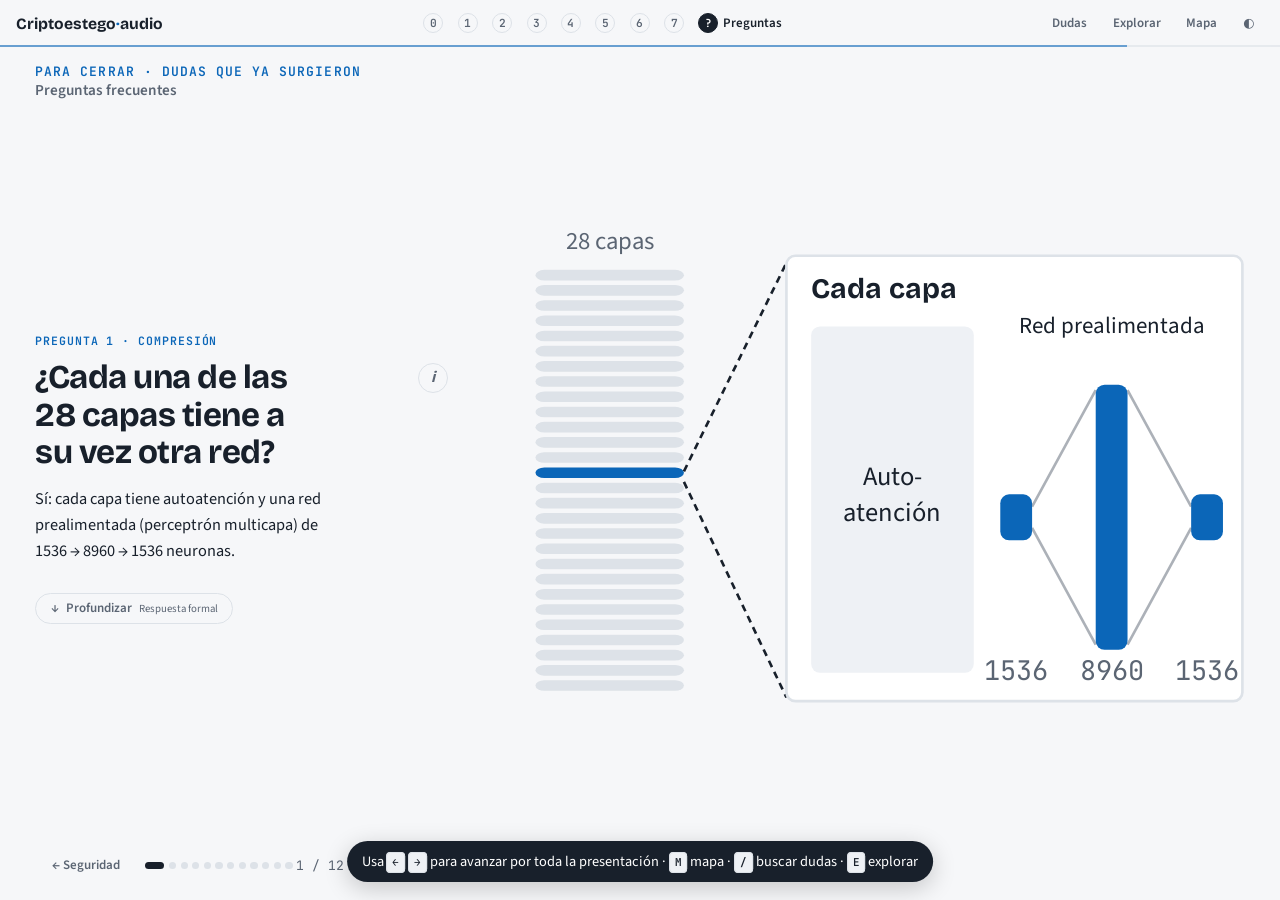
<file: site/preguntas.html>
<!doctype html>
<html lang="es">
<head>
<meta charset="utf-8">
<meta name="viewport" content="width=device-width, initial-scale=1, viewport-fit=cover">
<title>Preguntas frecuentes · Criptoestegoaudio</title>
<link rel="preconnect" href="https://fonts.googleapis.com">
<link rel="stylesheet" href="https://fonts.googleapis.com/css2?family=Bricolage+Grotesque:opsz,wght@12..96,500;12..96,700&family=Source+Sans+3:ital,wght@0,400;0,600;1,400&family=JetBrains+Mono:wght@400;600&display=swap">
<link rel="icon" href="favicon.svg" type="image/svg+xml">
<link rel="stylesheet" href="assets/css/base.css">
<script src="assets/js/modelo.js"></script>
<script type="module" src="assets/js/sitio.js"></script>
<style>
/* Recorrido: una pregunta por paso y, en la escena, su ilustración */
.paso .ir { display: inline-block; margin-top: .2rem; font-size: var(--s-1); font-weight: 600; }
/* Colores sobrios: los roles pasan a grises del tema y solo el acento (clave) señala lo importante */
.pre-vista { position: relative; overflow: hidden; --net: var(--muted); --net-soft: var(--soft); --ciph: var(--muted); --ciph-soft: var(--soft); --pos: var(--muted); --hash: var(--muted); --ok: var(--key); --bad: var(--muted); }
.pre-vista svg { position: absolute; inset: 0; width: 100%; height: 100%; display: block; }
.pre-vista.entra svg { animation: pre-entra .5s cubic-bezier(.2, 0, 0, 1) both; }
@keyframes pre-entra { from { opacity: 0; transform: scale(.94); } }
.pre-vista svg .crece { transform-box: fill-box; transform-origin: left center; animation: pre-crece .9s .15s cubic-bezier(.2, .7, .2, 1) both; }
.pre-vista svg .sube { transform-box: fill-box; transform-origin: center bottom; animation: pre-sube .9s .15s cubic-bezier(.2, .7, .2, 1) both; }
.pre-vista svg .aparece { animation: pre-aparece .5s both; animation-delay: calc(.25s + var(--k, 0) * 90ms); }
@keyframes pre-crece { from { transform: scaleX(0); } }
@keyframes pre-sube { from { transform: scaleY(0); } }
@keyframes pre-aparece { from { opacity: 0; transform: translateY(6px); } }
.pre-vista text { font-family: var(--f-body); fill: var(--ink); }
.pre-vista .mono { font-family: var(--f-mono); }
.pre-vista .disp { font-family: var(--f-display); font-weight: 700; }
.pre-vista .mu { fill: var(--muted); }
.pre-vista .k { fill: var(--key); } .pre-vista .c { fill: var(--ciph); } .pre-vista .p { fill: var(--pos); } .pre-vista .n { fill: var(--net); } .pre-vista .h { fill: var(--hash); } .pre-vista .bad { fill: var(--bad); } .pre-vista .ok { fill: var(--ok); }
.pre-vista .caja { fill: transparent; stroke: var(--line); stroke-width: 1.5; }
.pre-vista .linea { stroke: var(--muted); stroke-width: 1.5; fill: none; }
.pre-vista .guia { stroke: var(--ink); stroke-width: 1.5; stroke-dasharray: 4 3; fill: none; }
/* Glosario y referencias (van al panel «Explorar») */
.pre-sec { display: grid; gap: 1rem; }
.pre-sec > h2 { font: 700 var(--s2)/1.2 var(--f-display); margin: 0; }
.pre-buscar { display: flex; gap: .75rem; align-items: center; flex-wrap: wrap; }
.pre-buscar input { width: min(100%, 26rem); font-family: var(--f-body); }
.pre-letras { display: flex; flex-wrap: wrap; gap: .3rem; }
.pre-letras button { font: 600 var(--s-1)/1 var(--f-mono); padding: .35rem .5rem; border-radius: 6px; background: var(--soft); color: var(--ink); }
.pre-glos { display: grid; grid-template-columns: repeat(auto-fill, minmax(min(100%, 280px), 1fr)); gap: .75rem; margin: 0; }
.pre-glos .card { display: grid; gap: .3rem; align-content: start; scroll-margin-top: 1rem; }
.pre-glos dt { font: 700 1.08rem/1.25 var(--f-display); }
.pre-glos dd { margin: 0; color: var(--ink); }
.pre-glos dd.donde { font-size: var(--s-1); }
.pre-vacio { color: var(--muted); }
.pre-refs { padding-left: 1.2rem; display: grid; gap: .4rem; margin: 0; overflow-wrap: anywhere; }
/* Capas de detalle: en teléfono, letra algo menor para que cada capa quepa sin desplazarse */
@media (max-width: 900px) {
  .nivel { font-size: .84rem; line-height: 1.42; gap: .45rem !important; }
  .nivel .katex { font-size: .98em; }
  .nivel .katex-display { margin: 0; }
  .nivel .ref { font-size: .68rem; line-height: 1.3; }
  .nivel-cab h3 { font-size: 1.08rem; }
  .nivel-pie button { padding: .3rem .7rem; font-size: .8rem; }
}
</style>
</head>
<body>
<header class="barra" data-actual="preguntas"></header>
<main class="pagina" data-rol="key">
  <div class="cabeza">
    <span class="eyebrow">Para cerrar · Dudas que ya surgieron</span>
    <h1>Preguntas frecuentes</h1>
    <p>Las preguntas que surgieron al revisar el artículo, con su respuesta corta y la etapa donde se explica. Hay 88 más en el buscador de dudas (botón «Dudas» o tecla /). El glosario y las referencias están en «Explorar».</p>
  </div>

  <div class="recorrido" id="recorrido">
    <div class="narracion">
      <article class="paso" data-paso="capas">
        <span class="eyebrow">Pregunta 1 · Compresión</span>
        <h2>¿Cada una de las 28 capas tiene a su vez otra red?</h2>
        <p>Sí: cada capa tiene autoatención y una red prealimentada (perceptrón multicapa) de 1536 → 8960 → 1536 neuronas.</p>
        <p>La autoatención combina la información de los tokens anteriores. La red prealimentada procesa cada token por separado. Así está hecha cada una de las 28 capas del Transformer.</p>
        <a class="ir" href="compresion.html#paso-1">Ver etapa 1 · Compresión →</a>
        <details><summary>Fuente</summary><p>Así la define el artículo original del Transformer (Vaswani et al., 2017, sección 3.3). Los tamaños están en la configuración oficial de Qwen2.5-1.5B.</p></details>
        <section class="nivel" data-titulo="Respuesta formal">
        <p>Cada capa transforma \(X\in\mathbb R^{t\times1536}\) con normalización previa (RMSNorm) y conexiones residuales:</p>
        \[ H=X+\mathrm{Attn}(\mathrm{RMSNorm}(X)),\qquad Y=H+\mathrm{FFN}(\mathrm{RMSNorm}(H)) \]
        \[ \mathrm{FFN}(h)=W_2\big(\mathrm{SiLU}(W_1h)\odot W_3h\big),\quad W_1,W_3\in\mathbb R^{8960\times1536} \]
        <p>La atención usa 12 cabezas de consulta de dimensión 128 que comparten 2 cabezas de clave y valor (consultas agrupadas), \(\mathrm{softmax}(QK^\top/\sqrt{128}+\text{máscara causal})V\), con posiciones rotatorias (RoPE). Por capa hay 5 507 072 parámetros de atención, 41 287 680 de la red prealimentada y 3072 de normalización. Con 28 capas y la tabla de embeddings compartida con la salida suman 1 543 714 304 ≈ 1.54 × 10⁹.</p>
        <p class="ref">Vaswani et al., 2017; Ainslie et al., «GQA», EMNLP 2023; Shazeer, «GLU variants improve Transformer», 2020; config.json de Qwen2.5-1.5B (tie_word_embeddings: true).</p>
        </section>
      </article>
      <article class="paso" data-paso="proporcional">
        <span class="eyebrow">Pregunta 2 · Compresión</span>
        <h2>¿Qué es lo «proporcional» en el codificador aritmético?</h2>
        <p>La longitud de cada subintervalo, que es proporcional a la probabilidad del token.</p>
        <p>El intervalo actual se divide en un subintervalo por token posible, con longitud proporcional a la probabilidad que le da la red. Se conserva el del token del texto, así que la longitud se multiplica por p.</p>
        <a class="ir" href="compresion.html#paso-1">Ver la demostración en la etapa 1 →</a>
        <section class="nivel" data-titulo="Respuesta formal">
        <p>Si tras t − 1 tokens el intervalo es \([l_{t-1},\,l_{t-1}+W_{t-1})\) y \(C(v)=\sum_{u&lt;v}p(u\mid x_{&lt;t})\) es la probabilidad acumulada, el token \(x_t\) deja</p>
        \[ l_t=l_{t-1}+W_{t-1}\,C(x_t),\qquad W_t=W_{t-1}\,p(x_t\mid x_{&lt;t}) \]
        <p>Así \(W_T=\prod_t p(x_t\mid x_{&lt;t})=2^{-I}\), con I la información total en Sh. Dentro de un intervalo de longitud W cabe un intervalo diádico de longitud \(2^{-\ell}\) con \(\ell=\lceil-\log_2W\rceil+1\), de donde la longitud del mensaje cumple \(\ell&lt;I+2\).</p>
        <p class="ref">T. M. Cover y J. A. Thomas, Elements of Information Theory, 2.ª ed., 2006, sec. 5.9 y 13.3.</p>
        </section>
      </article>
      <article class="paso" data-paso="escribir">
        <span class="eyebrow">Pregunta 3 · Compresión</span>
        <h2>¿Qué significa que los bits «se escriben en el mensaje comprimido»?</h2>
        <p>Que los bits iniciales comunes de los dos extremos del intervalo ya no cambian y se escriben en el mensaje comprimido.</p>
        <p>Si los dos extremos del intervalo empiezan con los mismos bits, todo número de adentro también empieza así. Esos bits se escriben en el mensaje comprimido y el intervalo se amplía al doble por cada bit escrito.</p>
        <a class="ir" href="compresion.html#paso-1">Ver etapa 1 · Compresión →</a>
        <details><summary>Detalle técnico</summary><p>Gracias a eso el programa trabaja con enteros de 62 bits sin necesitar precisión infinita.</p></details>
        <section class="nivel" data-titulo="Respuesta formal">
        <p>Si en binario \(l=0.b_1\cdots b_k\ldots\) y \(h=0.b_1\cdots b_k\ldots\), todo \(c\in[l,h)\) empieza por \(b_1\cdots b_k\): esos bits ya no pueden cambiar y se escriben. Luego se renormaliza por cada bit b escrito:</p>
        \[ l\leftarrow2l-b,\qquad h\leftarrow2h-b \]
        <p>Si el intervalo queda angosto y a caballo de 1/2 (\(\tfrac14\le l&lt;\tfrac12\le h&lt;\tfrac34\)), todavía no hay bit común: se amplía alrededor de 1/2 y el bit queda pendiente. Con estas reglas, tras renormalizar la longitud supera un cuarto del rango. Si la implementación sigue este esquema con enteros de 62 bits, eso es más de \(2^{60}\), muy por encima del total \(2^{24}\) de frecuencias, y ningún token con \(f_v\ge1\) recibe un subintervalo vacío.</p>
        <p class="ref">Witten, Neal y Cleary, Commun. ACM 30(6), 1987.</p>
        </section>
      </article>
      <article class="paso" data-paso="frecuencias">
        <span class="eyebrow">Pregunta 4 · Compresión</span>
        <h2>¿Qué es cada término de la fórmula de las frecuencias f<sub>v</sub>?</h2>
        <p>Convierte cada probabilidad en una frecuencia entera, para que emisor y receptor obtengan exactamente los mismos subintervalos.</p>
        <p>En f<sub>v</sub> = ⌊p<sub>v</sub>(2<sup>24</sup> − V)⌋ + 1, p<sub>v</sub> es la probabilidad del token v; 2<sup>24</sup> = 16 777 216 son las unidades que se reparten; V = 151 936 es el número de salidas de la red; ⌊ ⌋ redondea hacia abajo; el + 1 evita que un token quede con frecuencia 0, y f<sub>v</sub> es la frecuencia entera del token v.</p>
        <a class="ir" href="compresion.html#paso-1">Ver etapa 1 · Compresión →</a>
        <details><summary>Detalle técnico</summary><p>Se reparten 2<sup>24</sup> − V unidades y luego se suma 1 a cada uno de los V tokens, así la suma de frecuencias no pasa de 2<sup>24</sup>.</p></details>
        <section class="nivel" data-titulo="Respuesta formal">
        <p>Con \(T=2^{24}\), \(f_v=\lfloor p_v(T-V)\rfloor+1\) cumple \(f_v\ge1\) y, si \(\sum_vp_v\le1\), \(\sum_vf_v\le T\). Como \(f_v\ge p_v(T-V)\), la probabilidad que usa el codificador, \(q_v=f_v/F\) con \(F\le T\), cumple \(q_v\ge p_v(1-V/T)\), y el costo extra por token queda acotado:</p>
        \[ \log_2\frac{p_v}{q_v}\le-\log_2\Big(1-\frac{V}{2^{24}}\Big)\approx0.0131\ \text{Sh} \]
        <p>La divergencia \(D(p\Vert q)\), que es el exceso medio, cumple la misma cota. En los 294 símbolos del poema (293 tokens y el de fin) son a lo sumo unos 3.9 Sh, menos de 4 de los 1384 bits. El + 1 permite codificar incluso un token con \(p_v\) diminuto.</p>
        <p class="ref">Cover y Thomas, 2006, teorema 5.4.3 (costo de codificar con q en vez de p).</p>
        </section>
      </article>
      <article class="paso" data-paso="shannon">
        <span class="eyebrow">Pregunta 5 · Compresión</span>
        <h2>¿Cómo vale un token 0.04 «bits» si los bits son enteros?</h2>
        <p>Lo decimal es la información de cada token, −log<sub>2</sub> p, medida en shannons (Sh); los bits del archivo sí son enteros.</p>
        <p>La unidad shannon está definida en ISO/IEC 80000-13. El mensaje comprimido tiene 1384 bits.</p>
        <p class="analogia">Un dado: 2.585 Sh por tiro; 100 tiros, 259 bits.</p>
        <a class="ir" href="compresion.html#paso-1">Ver etapa 1 · Compresión →</a>
        <section class="nivel" data-titulo="Respuesta formal">
        <p>Un token aporta \(i(x_t)=-\log_2p(x_t\mid x_{&lt;t})\) Sh. Por el teorema de codificación de fuente, ningún código sin pérdida baja en promedio de la entropía; con la red como modelo, la longitud del mensaje es la suma de informaciones más una constante pequeña:</p>
        \[ \ell\approx\sum_{t=1}^{Q+1}-\log_2p(x_t\mid x_{&lt;t})=(Q+1)\,\hat H \]
        <p>\(\hat H\) es la entropía cruzada entre el texto y la red, en Sh por token. Para el poema, 1384/294 ≈ 4.71 Sh por token, una perplejidad \(2^{\hat H}\approx26\), y 1384/901 ≈ 1.54 bits por carácter. ℓ es entero porque cuenta bits del archivo; la información no tiene por qué serlo.</p>
        <p class="ref">Shannon, 1948; Cover y Thomas, 2006, cap. 5; ISO/IEC 80000-13.</p>
        </section>
      </article>
      <article class="paso" data-paso="otra">
        <span class="eyebrow">Pregunta 6 · Clave</span>
        <h2>Si hay dos secuencias en el cifrado, ¿cuál es la otra condición inicial?</h2>
        <p>Ninguna usa directamente el x<sub>0</sub> y el r de la clave: las dos salen de la clave con SHA-512.</p>
        <p>Igual que la secuencia de posiciones. En la escena están los seis valores, calculados en tu navegador.</p>
        <a class="ir" href="clave.html#paso-1">Ver etapa 2 · Clave →</a>
        <section class="nivel" data-titulo="Respuesta formal">
        <p>Con \(H=\mathrm{SHA\text{-}512}(\mathrm{enc}(x_0,r,N))\) en bloques \(H_1,\dots,H_8\) de 64 bits y \(u_i=\lfloor H_i/2^{11}\rfloor/2^{53}\):</p>
        \[ x^{(1)}=a(u_1),\ r^{(1)}=b(u_2),\ x^{(2)}=a(u_3),\ r^{(2)}=b(u_4),\ x_p=a(u_5),\ r_p=b'(u_6) \]
        <p>con \(a(u)=0.001+0.998u\), \(b(u)=3.99+0.01u\) y \(b'(u)=3.99+0.0099u\); \(H_7\) y \(H_8\) no se usan. Ningún valor es x0 ni r.</p>
        <p>Detalle de precisión: por el redondeo de float64, los 392 valores de u más cercanos a 1 dan \(b(u)=4.0\) exactamente, con probabilidad \(\approx2^{-44.4}\). r = 4 sigue siendo caótico.</p>
        <p class="ref">NIST FIPS 180-4; conteo de los 392 valores hecho en float64 con node.</p>
        </section>
      </article>
      <article class="paso" data-paso="antes">
        <span class="eyebrow">Pregunta 7 · Clave</span>
        <h2>Si SHA-512 da las condiciones iniciales, ¿para qué se definen x<sub>0</sub> y r?</h2>
        <p>Porque x<sub>0</sub>, r y N no son condiciones iniciales: son la clave secreta K.</p>
        <p>La clave la comparten emisor y receptor. De ella salen, con SHA-512, las condiciones iniciales y los parámetros.</p>
        <p class="analogia">Como una contraseña: se define una vez.</p>
        <a class="ir" href="clave.html#paso-1">Ver etapa 2 · Clave →</a>
        <section class="nivel" data-titulo="Respuesta formal">
        <p>El modelo es un cifrado simétrico con espacio de clave \(\mathcal K=X\times R\times\{100,\dots,10\,000\}\). K es la única entrada secreta; SHA-512, el mapa logístico y la red son públicos (principio de Kerckhoffs). El flujo de clave es la composición</p>
        \[ G=\beta\circ\Phi\circ g\circ\mathrm{SHA\text{-}512}\circ\mathrm{enc}:\ \mathcal K\to\{0,1\}^{8n} \]
        <p>donde enc empaqueta K en 18 bytes, g da los seis valores iniciales, Φ itera las dos secuencias de cifrado y β binariza y aplica XOR. Las condiciones iniciales son valores intermedios de G: se calculan, no se comparten.</p>
        <p class="ref">A. Kerckhoffs, «La cryptographie militaire», 1883; J. Katz y Y. Lindell, Introduction to Modern Cryptography, 3.ª ed., 2020, cap. 3.</p>
        </section>
      </article>
      <article class="paso" data-paso="produce">
        <span class="eyebrow">Pregunta 8 · Caos</span>
        <h2>¿SHA-512 produce las secuencias?</h2>
        <p>No: SHA-512 solo produce una cadena fija de 512 bits, y las secuencias salen del mapa logístico.</p>
        <p>El mapa logístico se itera a partir de los valores que se toman de esa cadena.</p>
        <a class="ir" href="caos.html#paso-1">Ver etapa 3 · Caos →</a>
        <details><summary>Nombre técnico</summary><p>En sistemas dinámicos, a esa secuencia se le llama órbita; en este sitio se le dice secuencia.</p></details>
        <section class="nivel" data-titulo="Respuesta formal">
        <p>SHA-512 es una función \(\{0,1\}^{&lt;2^{128}}\to\{0,1\}^{512}\): una entrada, una salida fija. La secuencia es otra cosa, la sucesión</p>
        \[ x_{n+1}=f_r(x_n)=r\,x_n(1-x_n),\qquad x_n=f_r^{\,n}(x_0) \]
        <p>calculada en float64. Del resumen solo salen los valores iniciales. Como en [0, 1] hay un número finito de float64, \(\beta(1)+1\approx2^{62}\), toda secuencia calculada termina en un ciclo. En el caso de estudio, el algoritmo de Brent da ciclos de 9 213 816, 2 774 760 y 3 494 724 iteraciones para las secuencias de cifrado 1, cifrado 2 y posiciones, muy por encima de las menos de 9000 que se usan. No hay una cota inferior demostrada para otras claves.</p>
        <p class="ref">R. P. Brent, «An improved Monte Carlo factorization algorithm», BIT 20, 1980. Periodos medidos con node en float64.</p>
        </section>
      </article>
      <article class="paso" data-paso="binarizar">
        <span class="eyebrow">Pregunta 9 · Cifrado</span>
        <h2>¿Por qué se binarizan las dos secuencias y luego se aplica XOR?</h2>
        <p>Para que quien reconstruyera una de las secuencias todavía necesitara la otra: el flujo de clave es la XOR de las dos.</p>
        <p>Con el umbral en 0.5 cada número se vuelve un bit: mayor que 0.5 da 1, menor o igual da 0. La XOR de las dos cadenas de bits es el flujo de clave.</p>
        <a class="ir" href="cifrado.html#paso-1">Ver etapa 4 · Cifrado →</a>
        <section class="nivel" data-titulo="Respuesta formal">
        <p>Binarizar es \(b_n=\mathbf 1[x_n&gt;0.5]\). Con r = 4 la densidad invariante \(\rho(x)=1/(\pi\sqrt{x(1-x)})\) es simétrica respecto de 1/2 y \(P(b_n=1)=1/2\). Con r &lt; 4 no lo es: empíricamente, en \(5\times10^7\) iteraciones, el cifrado 1 (r = 3.99178) da 52.78 % de unos y el cifrado 2 (r = 3.99848), 51.22 %. Si las fuentes fueran independientes con sesgos \(\varepsilon_1,\varepsilon_2\), el lema de acumulación da</p>
        \[ P\big(b^{(1)}\oplus b^{(2)}=1\big)=\tfrac12-2\varepsilon_1\varepsilon_2=\tfrac12-0.00068 \]
        <p>Se midió \(\tfrac12-0.00078\). La XOR baja el sesgo de 0.012 a 0.0008, pero no lo anula: un sesgo ε se detecta con del orden de \(1/\varepsilon^2\approx1.6\times10^6\) bits.</p>
        <p class="ref">Ulam y von Neumann, 1947; M. Matsui, «Linear cryptanalysis method for DES cipher», EUROCRYPT ’93. Frecuencias medidas con node.</p>
        </section>
      </article>
      <article class="paso" data-paso="adicionales">
        <span class="eyebrow">Pregunta 10 · Caos</span>
        <h2>¿«8n iteraciones adicionales» significa que antes hubo otras 8n?</h2>
        <p>No: «adicionales» quiere decir después del transitorio, las N iteraciones iniciales que se descartan.</p>
        <p>Cada secuencia se itera N veces y esos valores se descartan (transitorio). Después se itera 8n veces más y esos sí se usan, uno por bit.</p>
        <a class="ir" href="caos.html#paso-1">Ver etapa 3 · Caos →</a>
        <section class="nivel" data-titulo="Respuesta formal">
        <p>La secuencia del cifrado i es \(x^{(i)}_n=f_{r^{(i)}}^{\,n}(x^{(i)})\). Las N primeras se descartan y se usan</p>
        \[ x^{(i)}_{N+1},\dots,x^{(i)}_{N+8n},\qquad N+8n=6173+1400=7573 \]
        <p>iteraciones por secuencia en el caso de estudio; la de posiciones descarta \(N_p=N+1000\). «Adicionales» indica que el índice empieza después del transitorio, no que exista otro bloque previo de 8n.</p>
        <p>Con un exponente de Lyapunov λ ≈ 0.69, una diferencia de \(10^{-15}\) en el valor inicial crece hasta el orden de 1 en unas 50 iteraciones, menos que el transitorio mínimo N = 100.</p>
        <p class="ref">Strogatz, Nonlinear Dynamics and Chaos, 2015, sec. 10.5.</p>
        </section>
      </article>
      <article class="paso" data-paso="espacio">
        <span class="eyebrow">Pregunta 11 · Seguridad</span>
        <h2>¿De dónde sale el tamaño del espacio de clave?</h2>
        <p>Se cuentan los valores de cada componente en su rango y se suman sus bits: quedan 2<sup>112.91</sup> claves válidas.</p>
        <p>Son 55.32 bits para x<sub>0</sub>, 44.36 para r y 13.27 para N. Suman 112.95; con el 97.67 % de claves válidas quedan 2<sup>112.91</sup>, más que el mínimo de 2<sup>100</sup>.</p>
        <a class="ir" href="seguridad.html#paso-1">Ver etapa 7 · Seguridad →</a>
        <details><summary>Detalle técnico</summary><p>En memoria la clave ocupa 144 bits (64 de x<sub>0</sub>, 64 de r y 16 de N). x<sub>0</sub> puede tomar 4.49 × 10<sup>16</sup> valores, r 2.25 × 10<sup>13</sup> y N 9 901.</p></details>
        <section class="nivel" data-titulo="Respuesta formal">
        \[ \log_2|\mathcal K|=\log_2(\#X\,\#R\,\#N)+\log_2 0.9767 \]
        \[ =55.3182+44.3561+13.2734-0.0340=112.9137 \]
        <p>\(\#X=\beta(0.999)-\beta(0.001)+1\) y \(\#R=\beta(4)-\beta(3.99)\) se cuentan exactamente con la representación entera de IEEE 754, \(\#N=9901\), y 0.9767 es la fracción empírica de claves cuyas tres secuencias tienen exponente de Lyapunov positivo.</p>
        <p>Es un cardinal. La seguridad real depende de cómo se elige K (con seis decimales quedan unos \(2^{46.49}\) valores) y de que no exista un ataque mejor que la fuerza bruta: ver las capas del paso 7 de Seguridad.</p>
        </section>
      </article>
      <article class="paso" data-paso="nuevo">
        <span class="eyebrow">Pregunta 12 · Clave</span>
        <h2>¿Por qué SHA-512 no estaba en la versión anterior del artículo?</h2>
        <p>Se agregó en esta revisión porque, sin SHA-512, N solo desplazaba la misma secuencia.</p>
        <p>Al recalcular el espacio de clave, como pidió un evaluador, se vio que el espacio real era de unos 2<sup>89.7</sup>. Con SHA-512, cualquier cambio en K da secuencias distintas.</p>
        <a class="ir" href="clave.html#paso-1">Ver etapa 2 · Clave →</a>
        <section class="nivel" data-titulo="Respuesta formal">
        <p>Antes, la secuencia se iteraba directamente desde (x0, r) y N solo fijaba cuántos valores descartar. Entonces las claves (x0, r, N) y (x0, r, N + k) daban la misma secuencia desplazada:</p>
        \[ s^{(N+k)}_j=x_{N+k+j}=s^{(N)}_{j+k} \]
        <p>Quien probara un par (x0, r) generaba una sola secuencia larga y obtenía todos los N recorriéndola: N casi no multiplicaba el trabajo del atacante. Con SHA-512, N entra en el resumen y, bajo el supuesto de oráculo aleatorio, (x0, r, N) y (x0, r, N + k) dan parámetros independientes.</p>
        <p class="ref">Bellare y Rogaway, ACM CCS 1993 (modelo de oráculo aleatorio).</p>
        </section>
      </article>
      <div class="mando"></div>
    </div>
    <div class="escena">
      <div class="vista pre-vista" id="pre-vista" role="img" aria-label="Ilustración de la pregunta actual"></div>
      <p class="narra" id="pre-narra"><b>Qué estás viendo:</b> …</p>
    </div>
  </div>

  <section class="pre-sec" aria-labelledby="pre-glos-t">
    <h2 id="pre-glos-t">Glosario</h2>
    <p style="margin:0">Todos los términos que se explican en el sitio, en orden alfabético. Escribe en el buscador para filtrar por nombre o por contenido.</p>
    <div class="pre-buscar">
      <label for="pre-q" class="note">Buscar término</label>
      <input type="text" id="pre-q" placeholder="Por ejemplo: bit, hash, audio…" autocomplete="off">
      <span class="note" id="pre-cuenta" aria-live="polite"></span>
    </div>
    <nav class="pre-letras" id="pre-letras" aria-label="Letras del glosario"></nav>
    <dl class="pre-glos" id="pre-glos"></dl>
    <p class="pre-vacio" id="pre-vacio" hidden>Ningún término coincide con la búsqueda.</p>
  </section>

  <section class="pre-sec" aria-labelledby="pre-refs-t">
    <h2 id="pre-refs-t">Referencias para verificar</h2>
    <ul class="pre-refs">
      <li>A. Vaswani et al., «Attention is all you need», 2017, sección 3.3. <a href="https://arxiv.org/abs/1706.03762">arxiv.org/abs/1706.03762</a></li>
      <li>Qwen Team, configuración oficial de Qwen2.5-1.5B (capas, dimensión 1536, capa interna 8960). <a href="https://huggingface.co/Qwen/Qwen2.5-1.5B/blob/main/config.json">huggingface.co/Qwen/Qwen2.5-1.5B</a></li>
      <li>I. H. Witten, R. M. Neal y J. G. Cleary, «Arithmetic coding for data compression», <i>Communications of the ACM</i>, 30(6), 520–540, 1987.</li>
      <li>C. E. Shannon, «A mathematical theory of communication», <i>Bell System Technical Journal</i>, 27, 379–423, 1948.</li>
      <li>ISO/IEC 80000-13, <i>Quantities and units, Part 13: Information science and technology</i> (unidad shannon, Sh).</li>
      <li>NIST FIPS 180-4, <i>Secure Hash Standard</i> (SHA-256 y SHA-512). <a href="https://csrc.nist.gov/pubs/fips/180-4/upd1/final">csrc.nist.gov</a></li>
      <li>R. M. May, «Simple mathematical models with very complicated dynamics», <i>Nature</i>, 261, 459–467, 1976 (mapa logístico).</li>
      <li>IEEE 754-2019, <i>Standard for Floating-Point Arithmetic</i> (binary64).</li>
    </ul>
  </section>
  <nav class="siguiente-etapa" aria-label="Etapas"></nav>
</main>
<footer class="pie"></footer>
<script type="module">
import { recorrido, sinMovimiento } from "./assets/js/guia.js";
import { gestorCapas } from "./assets/js/capas-rsp.js";
import { capasPreguntas } from "./assets/js/preguntas-capas.js";
const $ = id => document.getElementById(id);
const Mo = window.Modelo, C = Mo.CASO;
const d = await Mo.derivar(C.x0, C.r, C.N);
const fl = Mo.flujo(d, 1);
const sec1 = Mo.secuencia(d.x1, d.r1, d.N, 40);
const p6 = x => x.toFixed(6);

/* ---------- Ilustraciones (SVG de 440 × 300) ---------- */
const T = (x, y, txt, cls = "", tam = 15, extra = "") => `<text x="${x}" y="${y}" class="${cls}" font-size="${tam}" ${extra}>${txt}</text>`;
const R = (x, y, w, h, fill, extra = "") => `<rect x="${x}" y="${y}" width="${w}" height="${h}" rx="5" style="fill:${fill}" ${extra}/>`;
const flecha = (x1, y1, x2, y2) => `<line x1="${x1}" y1="${y1}" x2="${x2}" y2="${y2}" class="linea" marker-end="url(#pre-pt)"/>`;
const DEF = `<defs><marker id="pre-pt" viewBox="0 0 10 10" refX="9" refY="5" markerWidth="7" markerHeight="7" orient="auto-start-reverse"><path d="M0 0 L10 5 L0 10 z" style="fill:var(--muted)"/></marker></defs>`;
const v = "var(--", w = n => `${v}${n})`;

const ILUS = [
  // 1. Capas: 28 capas apiladas; una se abre en autoatención + red prealimentada
  () => {
    let s = T(70, 26, "28 capas", "mu", 14, 'text-anchor="middle"');
    for (let k = 0; k < 28; k++) s += R(28, 38 + k * 8.6, 84, 6, k === 13 ? w("key") : w("line"), `class="aparece" style="--k:${k / 4}"`);
    s += `<path d="M112 152 L170 34 M112 158 L170 280" class="guia"/>`;
    s += R(170, 30, 258, 252, w("surface"), 'class="caja"') + T(184, 54, "Cada capa", "disp", 16);
    s += R(184, 70, 92, 196, w("net-soft")) + T(230, 160, "Auto-", "", 15, 'text-anchor="middle"') + T(230, 180, "atención", "", 15, 'text-anchor="middle"');
    s += T(354, 74, "Red prealimentada", "", 13, 'text-anchor="middle"');
    const xs = [300, 354, 408], hs = [26, 150, 26];
    s += `<path d="M309 172 L345 106 M309 184 L345 250 M363 106 L399 172 M363 250 L399 184" class="linea" style="opacity:.5"/>`;
    xs.forEach((x, k) => { s += R(x - 9, 178 - hs[k] / 2, 18, hs[k], w("key"), 'class="sube"') + T(x, 270, ["1536", "8960", "1536"][k], "mono mu", 13, 'text-anchor="middle"'); });
    return s;
  },
  // 2. Subintervalos proporcionales
  () => {
    const ps = [["noche", .5, "key"], ["luna", .3, "soft"], ["otros", .2, "soft"]];
    let s = T(20, 40, "Intervalo actual", "mu", 14), x = 20;
    ps.forEach(([t, p, c], k) => { s += R(x, 52, 400 * p - 3, 56, w(c), `class="aparece" style="--k:${k};stroke:var(--line)"`) + T(x + 200 * p, 86, `${t} · ${p}`, k ? "" : "disp", k ? 15 : 17, `text-anchor="middle" ${k ? "" : 'style="fill:var(--surface)"'}`); x += 400 * p; });
    s += `<path d="M20 122 L20 132 L217 132 L217 122" class="linea"/>` + T(118, 152, "longitud proporcional a p", "mu", 14, 'text-anchor="middle"');
    s += `<path d="M20 160 L20 196 M217 160 L420 196" class="guia"/>`;
    s += R(20, 200, 400, 46, w("key"), 'class="crece"') + T(220, 229, "nuevo intervalo: longitud × 0.5", "", 16, 'text-anchor="middle" style="fill:var(--surface)"');
    s += T(20, 284, "Valores de ejemplo.", "mu", 13);
    return s;
  },
  // 3. Bits comunes de los extremos
  () => {
    let s = T(20, 40, "Extremos del intervalo (en binario)", "mu", 14);
    const fila = (y, et, resto) => T(20, y, et, "mu", 14) + R(118, y - 22, 64, 30, w("key-soft")) + T(122, y, "0.1011", "mono k", 19) + T(184, y, resto, "mono", 19);
    s += fila(84, "inferior", " 0010…") + fila(126, "superior", " 1001…");
    s += flecha(150, 142, 150, 186);
    s += R(60, 192, 320, 44, w("surface"), 'class="caja aparece"') + T(220, 220, "mensaje comprimido: 1011", "mono k", 17, 'text-anchor="middle" class="aparece"');
    s += T(220, 266, "el intervalo se amplía × 2 por cada bit: × 16", "", 15, 'text-anchor="middle"');
    s += T(20, 290, "Valores de ejemplo.", "mu", 13);
    return s;
  },
  // 4. Términos de la fórmula
  () => {
    let s = `<text x="220" y="56" font-size="27" text-anchor="middle" class="mono"><tspan class="n">f<tspan font-size="17" dy="6">v</tspan></tspan><tspan dy="-6"> = ⌊</tspan><tspan class="k">p<tspan font-size="17" dy="6">v</tspan></tspan><tspan dy="-6">(</tspan><tspan class="c">2<tspan font-size="17" dy="-11">24</tspan></tspan><tspan dy="11"> − </tspan><tspan class="p">V</tspan>)⌋ <tspan class="bad">+ 1</tspan></text>`;
    const L = [["p", "k", "probabilidad del token v"], ["2²⁴", "c", "16 777 216 unidades que se reparten"], ["V", "p", "151 936 salidas de la red"], ["⌊ ⌋", "", "redondea hacia abajo"], ["+ 1", "bad", "ningún token queda con frecuencia 0"], ["f", "n", "frecuencia entera del token v"]];
    L.forEach(([a, c, t], k) => { const y = 102 + k * 32; s += `<g class="aparece" style="--k:${k}">${R(24, y - 20, 60, 28, w("surface"), 'class="caja"')}${T(54, y, a, "mono " + c, 17, 'text-anchor="middle"')}${T(98, y, t, "", 15)}</g>`; });
    return s;
  },
  // 5. Shannons y bits con un dado
  () => {
    let s = R(24, 30, 88, 88, w("surface"), 'class="caja"');
    [[46, 52], [90, 52], [68, 74], [46, 96], [90, 96]].forEach(([x, y]) => (s += `<circle cx="${x}" cy="${y}" r="7" style="fill:var(--ink)"/>`));
    s += T(132, 62, "1 lanzamiento:", "mu", 15) + T(132, 96, "log₂ 6 = 2.585 Sh", "disp k", 23);
    s += T(24, 156, "100 lanzamientos guardados juntos", "", 14) + R(24, 164, 330 * 259 / 300, 30, w("key"), 'class="crece"') + T(24 + 330 * 259 / 300 + 6, 185, "259 bits", "mono k", 14);
    s += T(24, 222, "100 lanzamientos de 3 bits cada uno", "", 14) + R(24, 230, 330, 30, w("muted"), 'class="crece"') + T(360, 251, "300 bits", "mono mu", 14);
    s += T(24, 288, "Lo entero es el total: el mensaje comprimido mide 1384 bits.", "mu", 13);
    return s;
  },
  // 6. Las condiciones iniciales salen de SHA-512
  () => {
    let s = R(14, 112, 96, 76, w("key-soft")) + T(62, 140, "K", "disp k", 22, 'text-anchor="middle"') + T(62, 164, "x0, r, N", "mono k", 13, 'text-anchor="middle"');
    s += flecha(112, 150, 140, 150) + R(144, 122, 78, 56, w("hash")) + T(183, 155, "SHA-512", "disp", 14, 'text-anchor="middle" style="fill:var(--surface)"');
    const F = [["Cifrado 1", "c", `x⁽¹⁾ = ${p6(d.x1)}`, `r⁽¹⁾ = ${p6(d.r1)}`], ["Cifrado 2", "c", `x⁽²⁾ = ${p6(d.x2)}`, `r⁽²⁾ = ${p6(d.r2)}`], ["Posiciones", "p", `xp = ${p6(d.xp)}`, `rp = ${p6(d.rp)}`]];
    F.forEach(([n, c, a, b], k) => { const y = 34 + k * 88; s += `<g class="aparece" style="--k:${k}"><path d="M224 150 C 236 150, 232 ${y + 38}, 248 ${y + 38}" class="linea"/>${R(250, y, 182, 76, w("surface"), 'class="caja"')}${T(262, y + 22, n, "disp " + c, 15)}${T(262, y + 44, a, "mono", 13.5)}${T(262, y + 64, b, "mono", 13.5)}</g>`; });
    return s;
  },
  // 7. x0, r y N son la clave, como una contraseña
  () => {
    let s = R(20, 30, 400, 120, w("key-soft")) + T(40, 60, "Clave secreta K (como una contraseña)", "disp k", 16);
    [["x0", C.x0], ["r", C.r], ["N", C.N]].forEach(([a, b], k) => { s += `<g class="aparece" style="--k:${k}">${R(40 + k * 128, 76, 116, 56, w("surface"), 'class="caja"')}${T(98 + k * 128, 98, a, "mono mu", 13, 'text-anchor="middle"')}${T(98 + k * 128, 122, String(b), "mono", 16, 'text-anchor="middle"')}</g>`; });
    s += flecha(220, 154, 220, 184) + R(166, 188, 108, 40, w("hash")) + T(220, 214, "SHA-512", "disp", 15, 'text-anchor="middle" style="fill:var(--surface)"');
    s += flecha(220, 230, 220, 252) + T(220, 276, "condiciones iniciales y parámetros de las 3 secuencias", "", 14, 'text-anchor="middle"');
    return s;
  },
  // 8. SHA-512 da una cadena fija; el mapa logístico da la secuencia
  () => {
    const h = Mo.hex(d.hash);
    let s = R(16, 30, 120, 44, w("hash")) + T(76, 58, "SHA-512", "disp", 16, 'text-anchor="middle" style="fill:var(--surface)"');
    s += T(16, 96, "una cadena fija", "", 13.5) + T(16, 114, "de 512 bits", "", 13.5) + T(16, 134, h.slice(0, 12) + "…", "mono mu", 12);
    s += flecha(76, 142, 76, 166) + T(16, 186, "se toman x y r", "mu", 13.5);
    s += R(160, 30, 264, 244, w("surface"), 'class="caja"') + T(172, 54, "Mapa logístico, iterado:", "", 14) + T(172, 74, "x ← r · x · (1 − x)", "mono c", 14);
    const X = i => 176 + i * 6.1, Y = y => 258 - y * 160;
    s += `<polyline points="${[...sec1].map((y, i) => `${X(i).toFixed(1)},${Y(y).toFixed(1)}`).join(" ")}" style="fill:none;stroke:var(--key);stroke-width:1.5;opacity:.5"/>`;
    s += [...sec1].map((y, i) => `<circle cx="${X(i).toFixed(1)}" cy="${Y(y).toFixed(1)}" r="3" class="aparece" style="fill:var(--key);--k:${i / 8}"/>`).join("");
    s += T(16, 230, "Esto es la secuencia:", "disp k", 14) + T(16, 250, "40 valores de la del", "mu", 12.5) + T(16, 266, "cifrado 1 (a la derecha)", "mu", 12.5);
    return s;
  },
  // 9. Binarizar con umbral 0.5 y XOR
  () => {
    const x0 = 112, dx = 40;
    let s = T(16, 30, "Umbral 0.5: mayor da 1, menor o igual da 0.", "mu", 14);
    const filaN = (y, et, arr, c) => T(16, y, et, "mu", 13) + [...arr].map((v, i) => T(x0 + i * dx + 16, y, v.toFixed(2), "mono " + c, 12.5, 'text-anchor="middle"')).join("");
    const filaB = (y, et, arr, c, big) => T(16, y, et, big ? "disp" : "mu", 13) + [...arr].map((b, i) => R(x0 + i * dx, y - 21, 32, 30, b ? w(c) : w("surface"), `class="aparece" style="--k:${i / 2};stroke:var(--${c})"`) + T(x0 + i * dx + 16, y, String(b), "mono", 16, `text-anchor="middle" ${b ? 'style="fill:var(--surface)"' : ""}`)).join("");
    s += filaN(66, "secuencia 1", fl.s1.slice(0, 8), "c") + filaB(100, "bits 1", fl.b1.slice(0, 8), "ciph");
    s += filaN(144, "secuencia 2", fl.s2.slice(0, 8), "c") + filaB(178, "bits 2", fl.b2.slice(0, 8), "ciph");
    s += `<line x1="112" y1="198" x2="428" y2="198" style="stroke:var(--ink);stroke-width:1.5"/>`;
    s += filaB(232, "XOR = flujo", fl.bits.slice(0, 8), "key", 1);
    s += T(16, 280, `Primeros 8 valores del caso de estudio: el primer byte del flujo de clave es 0x${Mo.hex(fl.bytes)}.`, "mu", 12.5);
    return s;
  },
  // 10. Transitorio y 8n iteraciones
  () => {
    const tot = C.N + 8 * C.n, A = 400 * C.N / tot;
    let s = T(20, 44, "x⁽¹⁾", "mono c", 15) + flecha(34, 52, 34, 74);
    s += R(20, 80, A, 54, w("muted"), 'class="crece" style="opacity:.55"') + R(20 + A + 2, 80, 398 - A, 54, w("key"), 'class="crece"');
    s += T(20 + A / 2, 113, `N = ${C.N}`, "mono", 17, 'text-anchor="middle"') + T(20 + A + 200 - A / 2, 113, "8n", "mono", 16, 'text-anchor="middle" style="fill:var(--surface)"');
    s += T(20, 164, "transitorio: se calculan", "", 14) + T(20, 182, "y se descartan", "", 14);
    s += T(420, 164, `${8 * C.n} iteraciones`, "k", 14, 'text-anchor="end"') + T(420, 182, "adicionales: se usan", "k", 14, 'text-anchor="end"');
    s += T(220, 236, `n = ${C.n} bytes → 8n = ${8 * C.n} valores, uno por bit`, "", 15, 'text-anchor="middle"');
    s += T(220, 266, "«adicionales» = después del transitorio", "mu", 14, 'text-anchor="middle"');
    return s;
  },
  // 11. Del tamaño en memoria a las claves válidas
  () => {
    const E = 400 / 144, x0 = 20;
    let s = T(x0, 36, "Memoria: 144 bits", "mu", 14);
    let x = x0; [["x0 · 64", 64], ["r · 64", 64], ["N · 16", 16]].forEach(([t, b]) => { s += R(x, 46, b * E - 2, 34, w("soft"), 'style="stroke:var(--line)"') + T(x + b * E / 2, 69, t, "mono", 13, 'text-anchor="middle"'); x += b * E; });
    s += T(x0, 118, "Valores útiles: 112.95 bits", "", 14); x = x0;
    [["55.32", 55.32, "muted"], ["44.36", 44.36, "muted"], ["13.27", 13.27, "muted"]].forEach(([t, b, c], k) => { s += R(x, 128, b * E - 2, 34, w(c), `class="crece" style="animation-delay:${.15 + k * .2}s"`) + (k < 2 ? T(x + b * E / 2, 151, t, "mono", 13, 'text-anchor="middle" style="fill:var(--surface)"') : T(x + b * E + 4, 151, t, "mono p", 13)); x += b * E; });
    s += T(x0, 198, "97.67 % válidas: − 0.03 bits", "", 14) + R(x0, 208, 112.91 * E, 34, w("ok"), 'class="crece" style="animation-delay:.8s"') + T(x0 + 112.91 * E / 2, 231, "2¹¹²·⁹¹ ≈ 9.78 × 10³³ claves", "disp", 14, 'text-anchor="middle" style="fill:var(--surface)"');
    s += `<line x1="${x0 + 100 * E}" y1="104" x2="${x0 + 100 * E}" y2="252" class="guia"/>` + T(x0 + 100 * E, 272, "mínimo recomendado: 2¹⁰⁰", "", 13, 'text-anchor="middle"');
    return s;
  },
  // 12. Antes y después de SHA-512
  () => {
    const E = 330 / 120, x0 = 90;
    let s = T(20, 40, "Espacio de clave (escala en bits)", "mu", 14);
    s += T(20, 96, "Antes", "disp", 16) + R(x0, 74, 89.7 * E, 36, w("bad"), 'class="crece"') + T(x0 + 89.7 * E - 8, 98, "≈ 2⁸⁹·⁷", "mono", 14, 'text-anchor="end" style="fill:var(--surface)"');
    s += T(20, 166, "Ahora", "disp", 16) + R(x0, 144, 112.91 * E, 36, w("ok"), 'class="crece" style="animation-delay:.4s"') + T(x0 + 112.91 * E - 8, 168, "2¹¹²·⁹¹", "mono", 14, 'text-anchor="end" style="fill:var(--surface)"');
    s += `<line x1="${x0 + 100 * E}" y1="60" x2="${x0 + 100 * E}" y2="196" class="guia"/>` + T(x0 + 100 * E, 214, "mínimo 2¹⁰⁰", "", 13, 'text-anchor="middle"');
    s += T(20, 250, "Antes, N solo desplazaba la misma secuencia.", "", 14) + T(20, 272, "Con SHA-512, cualquier cambio en K da secuencias distintas.", "", 14);
    return s;
  },
];
const NARRA = [
  "las 28 capas apiladas. Una, en azul, se abre: autoatención y una red prealimentada (perceptrón multicapa) cuyas capas tienen 1536, 8960 y 1536 neuronas (alturas a escala).",
  "un intervalo dividido según las probabilidades de ejemplo. El texto sigue con «noche», así que se conserva su subintervalo (en azul), de la mitad de la longitud.",
  "los dos extremos comparten los primeros bits (en azul). Esos bits ya son seguros y pasan al mensaje comprimido.",
  "la fórmula y, debajo, qué significa cada término.",
  "la información de un lanzamiento de dado es decimal; el total de bits para guardar 100 lanzamientos es entero.",
  "la clave K entra en SHA-512 y salen los seis valores de las tres secuencias, calculados en tu navegador con la clave del caso de estudio.",
  "los tres componentes de la clave del caso de estudio. Se definen una vez; lo que se itera son los valores que salen de SHA-512.",
  "a la izquierda, SHA-512 entrega una sola cadena de 512 bits. A la derecha, la secuencia: valores que salen de iterar el mapa logístico.",
  "los 8 primeros valores reales de las dos secuencias de cifrado, sus bits y la XOR que forma el flujo de clave.",
  "la secuencia en una línea de tiempo a escala: primero las N iteraciones que se descartan (gris) y después las 8n que se usan (azul).",
  "de los 144 bits en memoria a los 112.95 bits útiles y las 2¹¹²·⁹¹ claves válidas (azul), con el mínimo recomendado marcado.",
  "el espacio de clave antes (gris) y después (azul) de SHA-512, frente al mínimo recomendado de 2¹⁰⁰.",
];
const vista = $("pre-vista"), narra = $("pre-narra");
recorrido($("recorrido"), i => {
  vista.innerHTML = `<svg viewBox="0 0 440 300" preserveAspectRatio="xMidYMid meet" aria-hidden="true">${DEF}${ILUS[i]()}</svg>`;
  vista.classList.remove("entra"); void vista.offsetWidth; if (!sinMovimiento()) vista.classList.add("entra");
  narra.innerHTML = "<b>Qué estás viendo:</b> " + NARRA[i];
}, gestorCapas(capasPreguntas()));

/* ---------- Glosario (en el panel «Explorar») ---------- */
const E = {
  "compresion.html": "Etapa 1 · Compresión", "clave.html": "Etapa 2 · Clave", "caos.html": "Etapa 3 · Caos", "cifrado.html": "Etapa 4 · Cifrado",
  "insercion.html": "Etapa 5 · Audio", "recuperacion.html": "Etapa 6 · Receptor", "seguridad.html": "Etapa 7 · Seguridad",
};
const G = [
  ["Token", "La unidad de texto con la que trabaja la red. Puede ser una palabra, parte de una palabra o un signo. En el poema, «dulce» quedó partido en dos tokens: « dul» y «ce». Cada token tiene un número dentro del vocabulario.", "compresion.html"],
  ["BPE", "Codificación por pares de bytes (byte pair encoding). Se parte de los bytes sueltos y se van uniendo los pares que más se repiten en textos de entrenamiento, hasta formar un vocabulario. Como trabaja sobre bytes, cualquier texto UTF-8 se puede representar y recuperar exactamente.", "compresion.html"],
  ["Neurona", "Recibe varios números, multiplica cada uno por un peso, suma los resultados y un sesgo, y aplica una función no lineal (aquí SiLU). El resultado es un solo número que pasa a la capa siguiente.", "compresion.html"],
  ["Capa", "Un grupo de neuronas que trabajan en paralelo sobre la misma entrada. La salida de una capa es la entrada de la siguiente. Qwen2.5-1.5B apila 28 capas, cada una con autoatención y red prealimentada (perceptrón multicapa) 1536 → 8960 → 1536.", "compresion.html"],
  ["Parámetro (de la red)", "Cada peso y cada sesgo de la red. Son números fijos que se aprendieron en el entrenamiento. Esta red tiene 1.54 × 10⁹, unos 1540 millones.", "compresion.html"],
  ["float32", "Formato de número en coma flotante de 32 bits (IEEE 754). Todos los cálculos de la red se hacen con este formato; usar otro cambiaría ligeramente las probabilidades.", "compresion.html"],
  ["float64", "Formato IEEE 754 binary64: 1 bit de signo, 11 de exponente y 52 de fracción, con 53 bits de precisión efectiva. Equivale a unos 15 a 17 dígitos decimales. Como es un estándar, la misma operación da el mismo resultado en cualquier equipo que lo cumpla.", "clave.html"],
  ["Softmax", "Función que convierte V puntuaciones cualesquiera en V probabilidades positivas que suman 1. A mayor puntuación, mayor probabilidad.", "compresion.html"],
  ["Sh (shannon)", "Unidad de información según la norma ISO/IEC 80000-13. Un token con probabilidad p aporta −log₂ p Sh, que puede ser decimal: con p = 0.5 aporta 1 Sh; con p = 0.25, 2 Sh. Los bits, en cambio, miden tamaños y son enteros.", "compresion.html"],
  ["Subintervalo", "Un trozo del intervalo actual del codificador aritmético. Su longitud es proporcional a la probabilidad del token. Elegir el subintervalo de un token equivale a decir «el texto sigue con este token».", "compresion.html"],
  ["Función piso", "⌊x⌋ es el mayor entero que no supera a x; en la práctica, redondea hacia abajo. Por ejemplo, ⌊4 987 584.9⌋ = 4 987 584.", "compresion.html"],
  ["Hash (función resumen)", "Función que recibe una entrada de cualquier tamaño y devuelve una salida de tamaño fijo, siempre la misma para la misma entrada. En una función hash criptográfica es inviable recuperar la entrada desde la salida, y un cambio mínimo en la entrada cambia cerca de la mitad de los bits de la salida.", "clave.html"],
  ["SHA-512", "Función hash criptográfica de la familia SHA-2 (NIST FIPS 180-4). Su salida tiene siempre 512 bits. En este modelo se aplica una vez a la clave para obtener las condiciones iniciales y los parámetros; las secuencias las genera después el mapa logístico.", "clave.html"],
  ["SHA-256", "Función resumen de la misma familia, con salida de 256 bits. Si cambia un solo bit del archivo, el resumen cambia por completo. Se usa para comprobar que el texto recuperado es idéntico al original.", "recuperacion.html"],
  ["Hexadecimal", "Escritura en base 16, con los dígitos 0 a 9 y a a f (a = 10, …, f = 15). Cada dígito representa 4 bits, así que un byte se escribe con dos dígitos. Ejemplo: 0xAD = 1010 1101 = 173.", "clave.html"],
  ["Big-endian", "Orden en que se guardan los bytes de un número que ocupa varios: primero el más significativo, como se escribe un número decimal de izquierda a derecha. N = 6173 = 0x181D se guarda como los bytes 18 y 1D.", "clave.html"],
  ["ulp", "Unidad en el último lugar (unit in the last place): la distancia entre un float64 y el siguiente que el formato puede representar. Es el cambio más pequeño posible; entre 2 y 4 vale 2⁻⁵¹ ≈ 4.44 × 10⁻¹⁶.", "seguridad.html"],
  ["Condición inicial", "El valor x con el que arranca una secuencia del mapa logístico, antes de la primera iteración. En el modelo hay tres: x⁽¹⁾, x⁽²⁾ y xp, y las tres salen del hash de la clave.", "caos.html"],
  ["Parámetro de control", "Es r, el número que multiplica en la fórmula r·x·(1 − x). Decide el comportamiento: con r menor que 3 la secuencia se estabiliza en un valor, entre 3 y 3.57 oscila entre 2, 4, 8… valores, y a partir de ≈ 3.57 aparece el caos.", "caos.html"],
  ["Transitorio", "Las primeras iteraciones de una secuencia, que se calculan y se descartan para que olvide su valor de arranque. Se descartan N en las secuencias de cifrado y Np = N + 1000 en la de posiciones.", "caos.html"],
  ["Exponente de Lyapunov", "Mide qué tan rápido se separan dos valores iniciales muy cercanos. Para el mapa logístico es el promedio de ln|r·(1 − 2xᵢ)| a lo largo de la secuencia. Si es positivo, la secuencia es caótica.", "caos.html"],
  ["Ventana periódica", "Un intervalo pequeño de r, dentro de la región caótica, donde la secuencia vuelve a repetirse con un periodo fijo. La más visible empieza en r = 1 + √8 ≈ 3.8284. Daría bits que se repiten, por eso se evita.", "caos.html"],
  ["Umbral", "El valor de corte que convierte un número real en un bit. Aquí es 0.5: si x > 0.5 el bit es 1 y si x ≤ 0.5 el bit es 0.", "cifrado.html"],
  ["XOR", "El «o exclusivo»: da 1 si exactamente uno de los dos bits es 1. Cumple x ⊕ x = 0 y x ⊕ 0 = x, así que aplicar XOR dos veces con el mismo flujo de clave devuelve el dato original.", "cifrado.html"],
  ["Muestra", "Un número que mide la presión del sonido en un instante. El audio digital es una lista de esos números tomados 44 100 veces por segundo en cada canal.", "insercion.html"],
  ["Trama", "El conjunto de muestras de todos los canales en un mismo instante. En estéreo, una trama son dos muestras: la izquierda y la derecha.", "insercion.html"],
  ["PCM", "Modulación por código de pulsos: la forma más directa de guardar audio. Cada muestra se escribe tal cual como un entero, sin compresión.", "insercion.html"],
  ["int16", "Entero con signo de 16 bits. Puede tomar 65 536 valores, desde −32 768 hasta 32 767.", "insercion.html"],
  ["Complemento a dos", "La forma en que el computador escribe los enteros negativos en binario: se invierten todos los bits y se suma 1. Así −1 es 1111111111111111. El último bit sigue indicando si el número es par o impar.", "insercion.html"],
  ["LSB", "Bit menos significativo: el bit de la derecha de un número binario. Cambiarlo altera la muestra en una sola unidad de 65 536 posibles.", "insercion.html"],
  ["Colisión", "Que la secuencia de posiciones produzca una muestra que ya se había elegido. Se descarta y se toma el valor siguiente, para que ningún bit borre a otro.", "insercion.html"],
  ["MSE", "Error cuadrático medio: se resta cada muestra modificada de la original, se eleva al cuadrado y se promedia. Cuanto más pequeño, más parecidos son los audios. En el caso de estudio vale 2.76 × 10⁻⁵.", "insercion.html"],
  ["PSNR", "Relación señal a ruido de pico: compara el cuadrado del valor máximo de la señal con el MSE, en decibelios. Por encima de 80 dB el oído no distingue los dos audios; el caso de estudio da 135.89 dB.", "insercion.html"],
  ["dB (decibelio)", "Escala logarítmica para comparar dos magnitudes. Cada 10 dB más significa una relación 10 veces mayor.", "insercion.html"],
  ["BER", "Tasa de error de bits: el porcentaje de bits extraídos que no coinciden con los insertados. Un BER de 0 % significa que todos llegaron bien.", "seguridad.html"],
  ["Espacio de clave", "El número total de claves distintas que se pueden usar. En este modelo es 2<sup>112.91</sup> ≈ 9.78 × 10³³ claves válidas, aunque la clave ocupe 144 bits en memoria.", "seguridad.html"],
  ["Fuerza bruta", "Probar todas las claves posibles una por una. El tiempo es el tamaño del espacio de clave dividido por las claves que se prueban por segundo.", "seguridad.html"],
  ["Código corrector de errores", "Bits extra calculados a partir del mensaje que permiten detectar y corregir algunos bits dañados. Reed-Solomon es uno de los más usados; aparece, por ejemplo, en los códigos QR. El modelo todavía no lo usa.", "seguridad.html"],
].sort((a, b) => a[0].localeCompare(b[0], "es", { sensitivity: "base" }));

const norm = s => s.normalize("NFD").replace(/[̀-ͯ]/g, "").toLowerCase();
const inicial = t => norm(t)[0].toUpperCase();
const idDe = t => "pre-t-" + norm(t).replace(/[^a-z0-9]+/g, "-").replace(/^-|-$/g, "");
const dl = $("pre-glos");
dl.innerHTML = G.map(([t, dd, p]) => `<div class="card" id="${idDe(t)}" data-txt="${norm(t + " " + dd).replace(/"/g, "")}"><dt>${t}</dt><dd>${dd}</dd><dd class="donde"><a href="${p}#paso-1">${E[p]} →</a></dd></div>`).join("");
const letras = [...new Set(G.map(g => inicial(g[0])))];
// Botones (no enlaces #) para no tocar el hash del recorrido; desplazan dentro del panel «Explorar».
$("pre-letras").innerHTML = letras.map(l => `<button type="button" data-id="${idDe(G.find(g => inicial(g[0]) === l)[0])}">${l}</button>`).join("");
$("pre-letras").addEventListener("click", ev => { const b = ev.target.closest("button"); if (b) $(b.dataset.id)?.scrollIntoView({ block: "start", behavior: sinMovimiento() ? "auto" : "smooth" }); });
const q = $("pre-q"), cuenta = $("pre-cuenta"), vacio = $("pre-vacio");
function filtrar() {
  const s = norm(q.value.trim());
  let n = 0;
  for (const c of dl.children) { const ok = !s || c.dataset.txt.includes(s); c.hidden = !ok; if (ok) n++; }
  cuenta.textContent = `${n} de ${G.length} términos`;
  vacio.hidden = n > 0;
}
q.addEventListener("input", filtrar);
filtrar();
</script>
</body>
</html>
</file>
<file: site/assets/css/base.css>
/* Recorrido guiado: barra superior con las etapas, y en cada etapa una narración por pasos (izquierda) junto a la escena interactiva (derecha). */
:root {
  --bg: #f6f7f9;
  --surface: #ffffff;
  --ink: #18202b;
  --muted: #5b6573;
  --line: #dde2e8;
  --soft: #eef1f5;
  --key: #0b66b8;      /* clave K */
  --key-soft: #e3eefa;
  --ciph: #2f7d3a;     /* secuencias del cifrado */
  --ciph-soft: #e6f2e7;
  --pos: #c0581a;      /* secuencia de posiciones y audio */
  --pos-soft: #fbece2;
  --net: #6b46c1;      /* red neuronal */
  --net-soft: #efeafb;
  --hash: #4a5361;     /* SHA-512 */
  --ok: #2f7d3a;
  --bad: #b3261e;
  --f-display: "Bricolage Grotesque", "Segoe UI", system-ui, sans-serif;
  --f-body: "Source Sans 3", "Segoe UI", system-ui, sans-serif;
  --f-mono: "JetBrains Mono", ui-monospace, "SFMono-Regular", Menlo, monospace;
  --s-1: .8125rem; --s0: 1.0625rem; --s1: 1.25rem; --s2: 1.6rem; --s3: 2.3rem;
  --r: 10px;
  color-scheme: light;
}
@media (prefers-color-scheme: dark) {
  :root:not([data-theme="light"]) {
    --bg: #11151b; --surface: #181d25; --ink: #e6e9ee; --muted: #9aa4b2; --line: #2b323d; --soft: #1f252e;
    --key: #5aa6ee; --key-soft: #15283c; --ciph: #6cc078; --ciph-soft: #16291a; --pos: #f08a4b; --pos-soft: #33210f;
    --net: #a88bf0; --net-soft: #241c3a; --hash: #a7b0bd; --ok: #6cc078; --bad: #f2867e; color-scheme: dark;
  }
}
:root[data-theme="dark"] {
  --bg: #11151b; --surface: #181d25; --ink: #e6e9ee; --muted: #9aa4b2; --line: #2b323d; --soft: #1f252e;
  --key: #5aa6ee; --key-soft: #15283c; --ciph: #6cc078; --ciph-soft: #16291a; --pos: #f08a4b; --pos-soft: #33210f;
  --net: #a88bf0; --net-soft: #241c3a; --hash: #a7b0bd; --ok: #6cc078; --bad: #f2867e; color-scheme: dark;
}
* { box-sizing: border-box; }
html { scroll-behavior: smooth; }
body { margin: 0; background: var(--bg); color: var(--ink); font: 400 var(--s0)/1.6 var(--f-body); }
a { color: var(--key); }
img { max-width: 100%; }
[hidden] { display: none !important; }
:focus-visible { outline: 2px solid var(--key); outline-offset: 2px; }

/* Presentación de una sola vista: barra arriba y, debajo, narración (izquierda) + escena (derecha) a toda altura. */
html, body { height: 100%; }
html { scroll-behavior: auto; }
body { overflow: hidden; display: grid; grid-template-columns: minmax(0, 1fr); grid-template-rows: auto minmax(0, 1fr); }
body > * { min-width: 0; }
@view-transition { navigation: auto; }
::view-transition-old(root) { animation: 360ms cubic-bezier(.4, 0, .2, 1) both salida-zoom; }
::view-transition-new(root) { animation: 420ms cubic-bezier(.2, 0, 0, 1) both entrada-zoom; }
@keyframes salida-zoom { to { opacity: 0; transform: scale(1.06); filter: blur(2px); } }
@keyframes entrada-zoom { from { opacity: 0; transform: scale(.94); } }

.barra { min-width: 0; position: relative; z-index: 20; background: var(--surface); border-bottom: 1px solid var(--line); }
.barra-in { padding-left: max(16px, env(safe-area-inset-left, 0px)); padding-right: max(16px, env(safe-area-inset-right, 0px)); padding-block: .45rem; display: flex; gap: .75rem; align-items: center; }
.marca { font: 700 .98rem/1.1 var(--f-display); color: var(--ink); text-decoration: none; white-space: nowrap; }
.marca span { color: var(--key); }
.etapas { display: flex; gap: .15rem; overflow-x: auto; scrollbar-width: none; margin-inline: auto; min-width: 0; }
.etapas::-webkit-scrollbar { display: none; }
.etapas a { display: flex; align-items: center; gap: .35rem; padding: .3rem .5rem; border-radius: 999px; font-size: var(--s-1); color: var(--muted); text-decoration: none; white-space: nowrap; }
.etapas a b { display: inline-grid; place-items: center; width: 1.35rem; height: 1.35rem; border-radius: 50%; background: var(--soft); color: var(--ink); font: 600 .7rem/1 var(--f-mono); }
.etapas a:hover { color: var(--ink); background: var(--soft); }
.etapas a[aria-current="page"] { color: var(--ink); background: var(--soft); font-weight: 600; }
.etapas a[aria-current="page"] b { background: var(--ink); color: var(--surface); }
@media (max-width: 1180px) { .etapas a:not([aria-current]) span { display: none; } }
.acciones { display: flex; gap: .4rem; align-items: center; }
.acciones button { padding: .45rem .6rem; }
kbd { font: 600 .68rem/1 var(--f-mono); padding: .15rem .3rem; border-radius: 4px; border: 1px solid var(--line); background: var(--soft); color: var(--ink); }
.acciones kbd { margin-left: .2rem; }
@media (max-width: 640px) { .acciones kbd, .marca { display: none; } }
.progreso { position: absolute; left: 0; right: 0; bottom: -1px; height: 3px; background: transparent; }
.progreso i { position: absolute; left: 0; top: 0; bottom: 0; width: 0; background: var(--key); transition: width .4s ease; }
.progreso s { position: absolute; top: -2px; bottom: -2px; width: 1px; background: var(--line); text-decoration: none; }

.pagina { min-height: 0; height: 100%; padding-left: max(16px, env(safe-area-inset-left, 0px)); padding-right: max(16px, env(safe-area-inset-right, 0px)); padding-block: 12px; }
.cabeza { display: grid; gap: .15rem; }
.cabeza h1 { font: 700 clamp(1.15rem, 1.9vw, 1.5rem)/1.15 var(--f-display); margin: 0; text-wrap: balance; letter-spacing: -.005em; }
.cabeza p { margin: 0; color: var(--muted); font-size: .9rem; line-height: 1.4; display: -webkit-box; -webkit-line-clamp: 2; -webkit-box-orient: vertical; overflow: hidden; }
@media (max-height: 760px) { .cabeza p { display: none; } }
.eyebrow { font: 600 var(--s-1)/1.2 var(--f-mono); text-transform: uppercase; letter-spacing: .08em; color: var(--muted); }
[data-rol="key"] .eyebrow { color: var(--key); }
[data-rol="ciph"] .eyebrow { color: var(--ciph); }
[data-rol="pos"] .eyebrow { color: var(--pos); }
[data-rol="net"] .eyebrow { color: var(--net); }

.recorrido { height: 100%; min-height: 0; display: grid; grid-template-columns: minmax(320px, 31rem) minmax(0, 1fr); gap: 14px; }
.narracion { min-height: 0; height: 100%; display: grid; grid-template-rows: auto minmax(0, 1fr) auto; gap: 10px; }
.escena { position: relative; min-height: 0; height: 100%; background: var(--surface); border: 1px solid var(--line); border-radius: var(--r); padding: 12px; display: flex; flex-direction: column; gap: 10px; overflow: hidden; }
.escena > .lienzo, .escena > .vista, .escena > svg { flex: 1 1 auto; min-height: 0; }
.escena > :not(.lienzo):not(.vista):not(svg):not([hidden]) { flex: 0 0 auto; }
.escena .lienzo { width: 100%; max-width: 100%; border-radius: 8px; background: var(--soft); overflow: hidden; position: relative; }
.escena .lienzo canvas { display: block; width: 100%; height: 100%; }
.escena .ayuda3d { position: absolute; right: .5rem; bottom: .5rem; font-size: .72rem; color: var(--muted); background: var(--surface); padding: .2rem .45rem; border-radius: 6px; pointer-events: none; opacity: .85; }
.escena .narra { margin: 0; }

.paso { min-height: 0; overflow: auto; scrollbar-width: thin; background: var(--surface); border: 1px solid var(--line); border-radius: var(--r); padding: 1.1rem 1.25rem; align-self: stretch; }
.paso h2 { font: 700 clamp(1.25rem, 2vw, 1.6rem)/1.2 var(--f-display); margin: .2rem 0 .55rem; text-wrap: balance; }
.paso p { margin: 0 0 .7rem; }
.paso p:last-child { margin-bottom: 0; }
.paso .analogia { border-left: 3px solid var(--key); background: var(--soft); padding: .55rem .8rem; border-radius: 0 8px 8px 0; font-size: .96rem; }
.paso details { margin-top: .7rem; border-top: 1px solid var(--line); padding-top: .55rem; }
.paso details summary { cursor: pointer; font-weight: 600; color: var(--muted); font-size: var(--s-1); text-transform: uppercase; letter-spacing: .06em; }
.paso details[open] summary { color: var(--ink); margin-bottom: .45rem; }
.paso.entra-adelante { animation: entra-adelante .42s cubic-bezier(.2, 0, 0, 1) both; }
.paso.entra-atras { animation: entra-atras .42s cubic-bezier(.2, 0, 0, 1) both; }
@keyframes entra-adelante { from { opacity: 0; transform: translateX(28px) scale(.98); } }
@keyframes entra-atras { from { opacity: 0; transform: translateX(-28px) scale(.98); } }

.mando { display: flex; align-items: center; gap: .6rem; flex-wrap: wrap; }
.mando .puntos { display: flex; gap: .3rem; flex-wrap: wrap; flex: 1; min-width: 0; }
.mando .puntos button { width: .7rem; height: .7rem; padding: 0; border-radius: 50%; background: var(--line); border: 0; }
.mando .puntos button[aria-current="step"] { background: var(--ink); transform: scale(1.25); }
.mando .cuenta { font: 600 var(--s-1)/1 var(--f-mono); color: var(--muted); }
.mando button.salto { background: var(--key); }

/* Teléfono y ventanas angostas: escena arriba, narración abajo, todo dentro de la pantalla. */
@media (max-width: 900px) {
  .pagina { padding-block: 8px; }
  .recorrido { grid-template-columns: minmax(0, 1fr); grid-template-rows: minmax(0, 52fr) minmax(0, 48fr); gap: 8px; }
  .escena { order: -1; padding: 8px; gap: 6px; }
  .narracion { gap: 6px; }
  .cabeza p, .cabeza .eyebrow { display: none; }
  .cabeza h1 { font-size: 1rem; }
  .paso { padding: .8rem .9rem; font-size: .95rem; }
  .paso h2 { font-size: 1.1rem; margin-bottom: .35rem; }
  .mando .puntos { flex-wrap: nowrap; overflow: hidden; gap: .22rem; }
  .mando .puntos button { width: .5rem; height: .5rem; flex: 0 0 auto; }
  .mando { flex-wrap: nowrap; gap: .4rem; }
  .mando > button { padding: .55rem .65rem; }
}

/* Mapa general (tecla M) */
dialog { color: var(--ink); }
dialog::backdrop { background: color-mix(in srgb, var(--bg) 70%, transparent); backdrop-filter: blur(3px); }
dialog.mapa { width: min(1240px, calc(100vw - 24px)); max-height: calc(100dvh - 24px); border: 1px solid var(--line); border-radius: 14px; background: var(--bg); padding: 18px; overflow: auto; }
dialog.mapa[open] { animation: mapa-abre .38s cubic-bezier(.2, 0, 0, 1) both; }
@keyframes mapa-abre { from { opacity: 0; transform: scale(1.08); } }
.mapa-cab { display: flex; gap: 1rem; align-items: end; flex-wrap: wrap; margin-bottom: 14px; }
.mapa-cab h2 { font: 700 1.4rem/1.2 var(--f-display); margin: .2rem 0 0; }
.mapa-cab .note { margin: 0 auto 0 0; }
.mapa-ruta { list-style: none; margin: 0; padding: 0; display: grid; grid-template-columns: repeat(3, minmax(0, 1fr)); gap: 12px; counter-reset: e; }
@media (max-width: 900px) { .mapa-ruta { grid-template-columns: minmax(0, 1fr); } }
.mapa-etapa { background: var(--surface); border: 1px solid var(--line); border-radius: 12px; padding: 12px 14px; transition: transform .38s cubic-bezier(.2, 0, 0, 1), opacity .3s; animation: mapa-pieza .4s calc(var(--k) * 35ms) both; }
@keyframes mapa-pieza { from { opacity: 0; transform: translateY(8px) scale(.97); } }
.mapa-etapa[data-actual] { border-color: var(--key); box-shadow: 0 0 0 2px var(--key-soft); }
.mapa-etapa.zoom { transform: scale(1.06); z-index: 2; }
.mapa-titulo { display: flex; align-items: center; gap: .5rem; font: 700 1.05rem/1.2 var(--f-display); color: var(--ink); text-decoration: none; }
.mapa-titulo b { display: inline-grid; place-items: center; width: 1.6rem; height: 1.6rem; border-radius: 50%; background: var(--soft); font: 600 .78rem/1 var(--f-mono); }
.mapa-etapa[data-rol="net"] .mapa-titulo b { background: var(--net-soft); color: var(--net); }
.mapa-etapa[data-rol="ciph"] .mapa-titulo b { background: var(--ciph-soft); color: var(--ciph); }
.mapa-etapa[data-rol="pos"] .mapa-titulo b { background: var(--pos-soft); color: var(--pos); }
.mapa-etapa[data-rol="key"] .mapa-titulo b { background: var(--key-soft); color: var(--key); }
.mapa-titulo small { margin-left: auto; font: 400 var(--s-1)/1 var(--f-body); color: var(--muted); }
.mapa-pasos { margin: .5rem 0 0; padding-left: 1.6rem; display: grid; gap: .05rem; font-size: .84rem; line-height: 1.35; }
.mapa-pasos a { color: var(--muted); text-decoration: none; }
.mapa-pasos a:hover, .mapa-pasos a:focus-visible { color: var(--ink); }
.mapa-pasos a[aria-current="step"] { color: var(--key); font-weight: 600; }

/* Panel «Explorar» (tecla E) */
dialog.explorar { width: min(980px, calc(100vw - 24px)); max-height: calc(100dvh - 24px); border: 1px solid var(--line); border-radius: 14px; background: var(--bg); padding: 0; overflow: hidden; }
dialog.explorar[open] { display: grid; grid-template-rows: auto minmax(0, 1fr); animation: mapa-abre .32s cubic-bezier(.2, 0, 0, 1) both; }
.explorar-cab { display: flex; justify-content: space-between; align-items: end; gap: 1rem; padding: 16px 18px; border-bottom: 1px solid var(--line); background: var(--surface); }
.explorar-cab h2 { font: 700 1.3rem/1.2 var(--f-display); margin: .2rem 0 0; }
.explorar-cuerpo { overflow: auto; padding: 16px 18px; display: grid; gap: 1rem; align-content: start; }

.aviso-teclas { position: fixed; left: 50%; bottom: calc(18px + env(safe-area-inset-bottom, 0px)); transform: translateX(-50%); z-index: 30; background: var(--ink); color: var(--surface); padding: .55rem .9rem; border-radius: 999px; font-size: .9rem; box-shadow: 0 6px 24px rgb(0 0 0 / .2); transition: opacity .6s, transform .6s; }
.aviso-teclas kbd { color: var(--ink); }
.aviso-teclas.fuera { opacity: 0; transform: translate(-50%, 10px); }
@media (max-width: 900px) { .aviso-teclas { display: none; } }

/* Piezas reutilizables */
.card { background: var(--surface); border: 1px solid var(--line); border-radius: var(--r); padding: 1.1rem 1.25rem; min-width: 0; }
.grid2 { display: grid; grid-template-columns: repeat(auto-fit, minmax(min(100%, 280px), 1fr)); gap: 1rem; }
.grid3 { display: grid; grid-template-columns: repeat(auto-fit, minmax(min(100%, 210px), 1fr)); gap: 1rem; }
.kv { display: grid; grid-template-columns: max-content minmax(0, 1fr); gap: .35rem 1rem; margin: 0; }
.kv dt { color: var(--muted); }
.kv dd { margin: 0; font-variant-numeric: tabular-nums; }
.formula { font-family: var(--f-mono); font-size: .92em; background: var(--soft); border-radius: 8px; padding: .65rem .9rem; overflow-x: auto; white-space: nowrap; }
.mono, code { font-family: var(--f-mono); font-size: .9em; }
.num { font-variant-numeric: tabular-nums; }
.note { font-size: var(--s-1); color: var(--muted); }
.narra { background: var(--soft); border-radius: 8px; padding: .6rem .85rem; font-size: .95rem; }
.narra b { color: var(--ink); }
.controls { display: flex; flex-wrap: wrap; gap: .75rem 1rem; align-items: end; }
.controls label { display: grid; gap: .25rem; font-size: var(--s-1); color: var(--muted); }
input[type="number"], input[type="text"], select { font: 400 var(--s0) var(--f-mono); color: var(--ink); background: var(--bg); border: 1px solid var(--line); border-radius: 6px; padding: .4rem .55rem; min-width: 0; width: 11ch; }
input[type="range"] { accent-color: var(--key); width: 100%; }
button { font: 600 var(--s-1)/1 var(--f-body); color: var(--surface); background: var(--ink); border: 0; border-radius: 6px; padding: .6rem .9rem; cursor: pointer; }
button.ghost { color: var(--ink); background: transparent; border: 1px solid var(--line); }
button:disabled { opacity: .4; cursor: default; }
.pill { display: inline-block; font: 600 .75rem/1 var(--f-mono); padding: .3rem .5rem; border-radius: 999px; background: var(--soft); color: var(--ink); }
.pill.key { background: var(--key-soft); color: var(--key); }
.pill.ciph { background: var(--ciph-soft); color: var(--ciph); }
.pill.pos { background: var(--pos-soft); color: var(--pos); }
.pill.net { background: var(--net-soft); color: var(--net); }
.pill.ok { background: var(--ciph-soft); color: var(--ok); }
.pill.bad { background: var(--pos-soft); color: var(--bad); }
.bits { font-family: var(--f-mono); font-size: .85rem; letter-spacing: .04em; overflow-wrap: anywhere; }
.scroll { overflow-x: auto; }
table.data { border-collapse: collapse; width: 100%; font-size: .95rem; font-variant-numeric: tabular-nums; }
table.data th, table.data td { text-align: left; padding: .45rem .6rem; border-bottom: 1px solid var(--line); vertical-align: top; }
table.data th { font: 600 var(--s-1)/1.3 var(--f-body); color: var(--muted); }
table.data td.r, table.data th.r { text-align: right; }
.flow { display: flex; flex-wrap: wrap; gap: .5rem; align-items: center; }
.flow .step { padding: .45rem .7rem; border-radius: 8px; background: var(--soft); font-size: .95rem; }
.flow .arrow { color: var(--muted); }
.resalta { animation: resalta 1.2s ease-out; }
@keyframes resalta { from { background: var(--key-soft); } to { background: transparent; } }
@media (prefers-reduced-motion: reduce) { * { animation: none !important; transition: none !important; scroll-behavior: auto !important; } }

/* ===== Estilo minimalista: poco texto a la vista, el resto detrás del botón «i» ===== */
.barra { background: var(--bg); border-bottom: 0; }
.barra-in { padding-block: .55rem; }
.etapas { gap: .1rem; }
.etapas a { padding: .25rem .4rem; gap: .3rem; }
.etapas a b { width: 1.25rem; height: 1.25rem; background: transparent; border: 1px solid var(--line); color: var(--muted); }
.etapas a:not([aria-current]) span { display: none; }
.etapas a[aria-current="page"] { background: transparent; }
.etapas a[aria-current="page"] b { border-color: var(--ink); }
.acciones button { border: 0; color: var(--muted); font-weight: 600; }
.acciones button:hover { color: var(--ink); background: var(--soft); }
.acciones kbd { display: none; }
.progreso { height: 2px; background: var(--line); opacity: .6; }
.progreso s { display: none; }

.pagina { padding-block: 8px 18px; }
.recorrido { grid-template-columns: minmax(300px, 27rem) minmax(0, 1fr); gap: clamp(16px, 3vw, 44px); }
.narracion { grid-template-rows: auto minmax(0, 1fr) auto; gap: 14px; padding-left: clamp(0px, 1.5vw, 20px); }
.cabeza { gap: .1rem; padding-top: .6rem; }
.cabeza h1 { font: 600 .95rem/1.3 var(--f-body); color: var(--muted); letter-spacing: 0; }
.cabeza p { display: none; }

.paso { background: transparent; border: 0; padding: 0; align-self: center; overflow: visible; }
.paso-cab { display: flex; align-items: flex-start; gap: .6rem; }
.paso h2 { font: 700 clamp(1.6rem, 2.6vw, 2.35rem)/1.12 var(--f-display); margin: .35rem 0 .9rem; letter-spacing: -.015em; flex: 1; min-width: 0; }
.paso > p:not(.analogia) { font-size: clamp(1.02rem, 1.25vw, 1.18rem); line-height: 1.6; color: var(--ink); max-width: 38ch; }
.paso .eyebrow { font-size: .72rem; }
.boton-i { flex: 0 0 auto; width: 1.9rem; height: 1.9rem; margin-top: .55rem; padding: 0; border-radius: 50%; border: 1.5px solid var(--line); background: transparent; color: var(--muted); font: 700 .95rem/1 var(--f-display); font-style: italic; display: grid; place-items: center; transition: border-color .2s, color .2s, transform .2s; }
.boton-i:hover, .boton-i:focus-visible { border-color: var(--key); color: var(--key); transform: scale(1.06); }

.mando { gap: .5rem; }
.mando > button { border-radius: 999px; padding: .55rem 1rem; }
.mando > button.ghost { border-color: transparent; color: var(--muted); }
.mando > button.ghost:hover { color: var(--ink); background: var(--soft); }
.mando .puntos { gap: .28rem; }
.mando .puntos button { width: .45rem; height: .45rem; background: var(--line); }
.mando .puntos button[aria-current="step"] { width: 1.2rem; border-radius: 999px; transform: none; background: var(--ink); }
.mando .cuenta { font-weight: 400; }

.escena { background: transparent; border: 0; padding: 0; }
.escena .lienzo { background: transparent; border-radius: 14px; }
.escena > .narra { display: none; }
.escena .ayuda3d { background: transparent; opacity: .55; }
.escena .card, .escena [class*="-panel"], .escena [class*="flota"], .escena [class*="tarjeta"] {
  background: color-mix(in srgb, var(--surface) 82%, transparent); border: 0; border-radius: 12px;
  box-shadow: 0 1px 2px rgb(0 0 0 / .06), 0 8px 24px rgb(0 0 0 / .06); backdrop-filter: blur(6px);
}

/* Ventana de información */
dialog.info { width: min(640px, calc(100vw - 32px)); max-height: min(82dvh, 760px); border: 0; border-radius: 18px; background: var(--surface); padding: 0; overflow: hidden; box-shadow: 0 24px 80px rgb(0 0 0 / .25); }
dialog.info[open] { display: grid; grid-template-rows: auto minmax(0, 1fr); animation: info-abre .28s cubic-bezier(.2, 0, 0, 1) both; }
@keyframes info-abre { from { opacity: 0; transform: translateY(10px) scale(.98); } }
.info-cab { display: flex; justify-content: space-between; align-items: flex-start; gap: 1rem; padding: 22px 26px 6px; }
.info-cab h2 { font: 700 1.45rem/1.2 var(--f-display); margin: .3rem 0 0; text-wrap: balance; }
.info-cab .cerrar { background: transparent; color: var(--muted); border: 0; font-size: 1.1rem; padding: .3rem .45rem; border-radius: 8px; }
.info-cab .cerrar:hover { background: var(--soft); color: var(--ink); }
.info-cuerpo { overflow: auto; padding: 8px 26px 26px; display: grid; gap: 18px; align-content: start; }
.info-sec h3 { font: 600 .72rem/1.2 var(--f-mono); text-transform: uppercase; letter-spacing: .09em; color: var(--muted); margin: 0 0 .5rem; }
.info-sec p { margin: 0 0 .6rem; line-height: 1.6; }
.info-sec p:last-child { margin-bottom: 0; }
.info-sec.comparacion > :not(h3) { border-left: 3px solid var(--key); padding-left: .85rem; background: none; }
.info-sec.tecnico { background: var(--soft); border-radius: 12px; padding: 14px 16px; font-size: .95rem; }
.info-sec .analogia { background: none; padding: 0; border: 0; }
.info-sec .formula { background: var(--surface); }

/* Teléfono: el bloque minimalista no debe deshacer la disposición de una columna. */
@media (max-width: 900px) {
  .recorrido { grid-template-columns: minmax(0, 1fr); grid-template-rows: minmax(0, 52fr) minmax(0, 48fr); gap: 8px; }
  .narracion { padding-left: 0; gap: 6px; }
  .paso { align-self: start; overflow: auto; }
  .paso h2 { font-size: 1.25rem; margin: .2rem 0 .45rem; }
  .paso > p:not(.analogia) { font-size: 1rem; }
  .boton-i { margin-top: .2rem; }
}
.mando .puntos { flex-wrap: nowrap; align-items: center; }
.mando .puntos button { flex: 0 0 auto; }

/* ===== Capas de detalle (↓ ↑) ===== */
.paso > .nivel { display: none; }
.paso:not([data-nivel="0"])[data-nivel] > :not(.nivel) { display: none; }
.paso > .nivel.activa { display: grid; gap: .7rem; align-content: start; }
.recorrido { transition: grid-template-columns .45s cubic-bezier(.2, 0, 0, 1); }
.recorrido.profundo { grid-template-columns: minmax(340px, 38rem) minmax(0, 1fr); }
.recorrido.profundo .paso { align-self: stretch; overflow: auto; scrollbar-width: thin; padding-right: .4rem; }
.nivel-cab h3 { font: 700 clamp(1.3rem, 2vw, 1.75rem)/1.15 var(--f-display); margin: .3rem 0 0; text-wrap: balance; }
.nivel { font-size: .98rem; line-height: 1.6; }
.nivel p { margin: 0; max-width: 62ch; }
.nivel .katex-display { margin: .2rem 0; overflow-x: auto; overflow-y: hidden; padding: .15rem 0; }
.nivel .katex { font-size: 1.04em; }
.nivel ul, .nivel ol { margin: 0; padding-left: 1.2rem; display: grid; gap: .3rem; }
.nivel .ref { font-size: var(--s-1); color: var(--muted); }
.nivel .ref a { color: var(--muted); }
.nivel-pie { display: flex; gap: .5rem; flex-wrap: wrap; margin-top: .3rem; }
.nivel-pie button { border-radius: 999px; }
.boton-bajar { margin-top: 1.1rem; display: inline-flex; align-items: baseline; gap: .45rem; background: transparent; color: var(--muted); border: 1px solid var(--line); border-radius: 999px; padding: .5rem .9rem; font-weight: 600; max-width: 100%; }
.boton-bajar small { font-weight: 400; color: var(--muted); white-space: nowrap; overflow: hidden; text-overflow: ellipsis; max-width: 22ch; }
.boton-bajar:hover { color: var(--ink); border-color: var(--ink); }
.boton-bajar span { animation: rebote 2.4s ease-in-out infinite; display: inline-block; }
@keyframes rebote { 0%, 70%, 100% { transform: none; } 80% { transform: translateY(3px); } }
.paso.baja, .nivel.baja { animation: capa-baja .42s cubic-bezier(.2, 0, 0, 1) both; }
.paso.sube, .nivel.sube { animation: capa-sube .42s cubic-bezier(.2, 0, 0, 1) both; }
@keyframes capa-baja { from { opacity: 0; transform: translateY(26px); } }
@keyframes capa-sube { from { opacity: 0; transform: translateY(-26px); } }
@media (max-width: 900px) { .recorrido.profundo { grid-template-columns: minmax(0, 1fr); grid-template-rows: minmax(0, 30fr) minmax(0, 70fr); } }

/* ===== Hover sobre el 3D ===== */
.globo3d { position: absolute; z-index: 3; pointer-events: none; max-width: 260px; background: var(--ink); color: var(--surface); border-radius: 10px; padding: .45rem .65rem; font-size: .84rem; line-height: 1.4; box-shadow: 0 8px 28px rgb(0 0 0 / .25); opacity: 0; transform: translateY(4px); transition: opacity .15s, transform .15s; }
.globo3d.ver { opacity: 1; transform: none; }
.globo3d b { font-weight: 700; }
.globo3d .mono { font-size: .8rem; opacity: .85; }

/* ===== Vista propia de cada capa de detalle ===== */
.escena .vista-capa { position: absolute; inset: 0; z-index: 2; background: var(--bg); display: grid; place-items: center; overflow: hidden; border-radius: 14px; }
.escena .vista-capa > * { max-width: 100%; max-height: 100%; }
.escena .vista-capa svg, .escena .vista-capa canvas { width: 100%; height: 100%; display: block; }
.escena .vista-capa.entra { animation: capa-vista .5s cubic-bezier(.2, 0, 0, 1) both; }
@keyframes capa-vista { from { opacity: 0; transform: scale(.97); } }
.escena.con-capa > :not(.vista-capa) { visibility: hidden; }
.vista-capa .rotulo { font: 600 .8rem/1.3 var(--f-body); fill: var(--muted); color: var(--muted); }
.vista-capa .repetir { position: absolute; left: 10px; bottom: 10px; z-index: 3; }

/* Banco de dudas (tecla /) */
dialog.dudas { width: min(860px, calc(100vw - 24px)); height: min(760px, calc(100dvh - 24px)); border: 1px solid var(--line); border-radius: 14px; background: var(--bg); color: var(--ink); padding: 0; overflow: hidden; }
dialog.dudas[open] { display: grid; grid-template-rows: auto auto minmax(0, 1fr); animation: mapa-abre .32s cubic-bezier(.2, 0, 0, 1) both; }
dialog.dudas::backdrop { background: rgb(0 0 0 / .35); }
.dudas-cab { display: flex; justify-content: space-between; align-items: end; gap: 1rem; padding: 14px 18px; border-bottom: 1px solid var(--line); background: var(--surface); }
.dudas-cab h2 { font: 700 1.3rem/1.2 var(--f-display); margin: .2rem 0 0; }
.dudas-busca { padding: 12px 18px 6px; display: grid; gap: .5rem; }
.dudas-busca input { width: 100%; font: inherit; font-size: 1rem; padding: .6rem .8rem; border: 1px solid var(--line); border-radius: 8px; background: var(--surface); color: var(--ink); }
.dudas-busca input:focus { outline: 2px solid var(--key); outline-offset: 1px; }
.dudas-filtros { display: flex; flex-wrap: wrap; gap: .3rem; }
.dudas-filtros button { font-size: .75rem; padding: .2rem .6rem; }
.dudas-filtros button[aria-pressed="true"] { background: var(--ink); color: var(--bg); border-color: var(--ink); }
.dudas-cuenta { margin: 0; font-size: .75rem; color: var(--muted); }
.dudas-lista { overflow: auto; padding: 0 18px 18px; display: grid; gap: .35rem; align-content: start; }
.dudas-grupo { margin: .8rem 0 .15rem; font: 700 .95rem/1.2 var(--f-display); } .dudas-grupo:first-child { margin-top: .2rem; }
.dudas-grupo small { font: 400 .72rem/1 var(--f-body); color: var(--muted); margin-left: .35rem; }
.dudas-lista details { border: 1px solid var(--line); border-radius: 8px; background: var(--surface); }
.dudas-lista summary { cursor: pointer; padding: .55rem .75rem; font-weight: 600; line-height: 1.35; display: flex; gap: .6rem; align-items: baseline; }
.dudas-lista summary::-webkit-details-marker { display: none; }
.dudas-lista details[open] summary { border-bottom: 1px solid var(--line); }
.dudas-et { flex: none; font: 600 .66rem/1 var(--f-mono); text-transform: uppercase; letter-spacing: .05em; color: var(--muted); min-width: 6.5rem; }
.dudas-r { padding: .5rem .75rem .6rem; font-size: .92rem; line-height: 1.5; }
.dudas-r p { margin: 0 0 .4rem; }
.dudas-f { color: var(--muted); font-size: .85rem; }
.dudas-pie { display: flex; justify-content: space-between; gap: 1rem; flex-wrap: wrap; font-size: .75rem; color: var(--muted); margin: .2rem 0 0 !important; }
.dudas-ir { font-weight: 600; white-space: nowrap; }
@media (max-width: 640px) {
  .dudas-cab, .dudas-busca { padding-left: 12px; padding-right: 12px; } .dudas-lista { padding: 0 12px 12px; }
  .dudas-lista summary { flex-direction: column; gap: .15rem; } .dudas-et { min-width: 0; }
}
</file>
